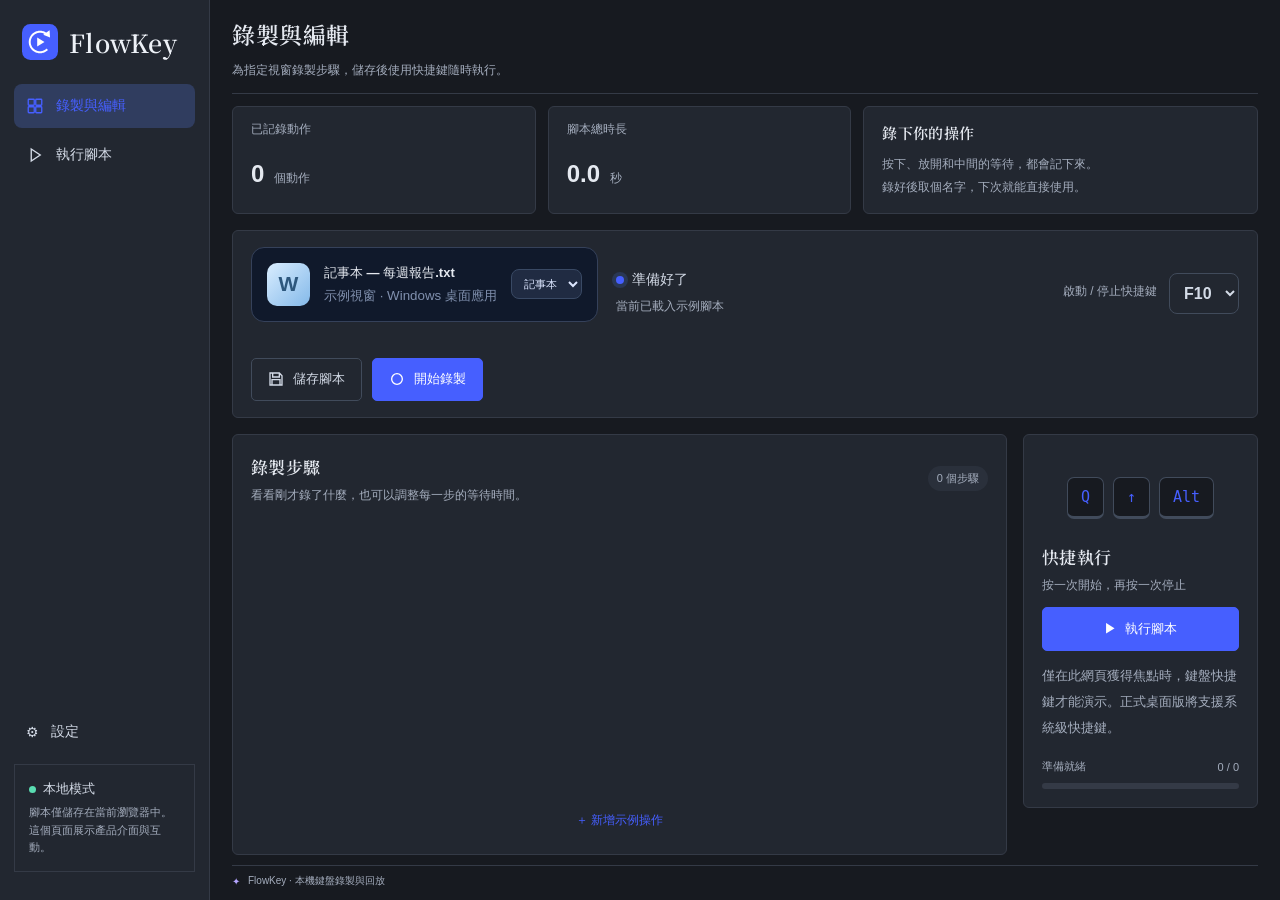
<file: index.html>
<!DOCTYPE html>

<html lang="zh-Hant">
<head>
<meta charset="utf-8"/>
<meta content="width=device-width, initial-scale=1" name="viewport"/>
<title>FlowKey · 鍵盤腳本工作臺</title>
<style>
    :root{font-family:Inter,"Microsoft YaHei","PingFang SC",system-ui,sans-serif;color:#eaf0ff;background:#0b1020;font-synthesis:none}
    [hidden]{display:none!important}
    *{box-sizing:border-box}body{margin:0;min-width:320px}button,select,input{font:inherit}button{cursor:pointer}button:focus-visible,select:focus-visible,input:focus-visible{outline:2px solid #a793ff;outline-offset:3px}
    .app{min-height:100vh;display:grid;grid-template-columns:268px minmax(0,1fr);background:radial-gradient(circle at 78% 3%,#202349 0,transparent 28%),#0b1020}
    .sidebar{border-right:1px solid #232b42;padding:28px 18px;display:flex;flex-direction:column;background:#0d1324}
    .brand{display:flex;gap:11px;align-items:center;padding:0 10px 34px;font-size:21px;font-weight:800;letter-spacing:-.5px}.brand-icon{display:grid;place-items:center;width:34px;height:34px;border-radius:11px;background:linear-gradient(135deg,#a889ff,#5c69f2);box-shadow:0 8px 22px #7268e44d;color:white;font-size:20px}
    .nav-caption{color:#75809a;font-size:11px;font-weight:800;letter-spacing:1.5px;padding:0 12px 12px}.nav{display:flex;flex-direction:column;gap:5px}.nav button{border:0;background:transparent;color:#929eb7;text-align:left;padding:12px 14px;border-radius:11px;display:flex;align-items:center;gap:12px;font-size:14px}.nav button.active{color:#fff;background:#252444;font-weight:700}.nav button:hover{background:#1b2439;color:#fff}.nav svg{width:18px;height:18px;stroke:currentColor;fill:none;stroke-width:1.8}
    .sidebar-settings{margin-top:auto;margin-bottom:10px;padding-top:16px}.sidebar-bottom{margin-top:0;border:1px solid #2a344c;background:#151c30;border-radius:14px;padding:14px;color:#9aa6be;font-size:12px;line-height:1.6}.sidebar-bottom strong{display:block;color:#e7eafa;font-size:13px;margin-bottom:4px}.sidebar-bottom .dot{display:inline-block;width:7px;height:7px;border-radius:50%;background:#59dcb1;margin-right:7px}
    .sidebar-library{margin:25px 0 18px;min-height:0}.library-title{display:flex;align-items:center;justify-content:space-between;padding:0 10px 8px;color:#aeb9d0;font-size:12px;font-weight:800}.library-title button{border:1px solid #3e4869;background:#242d49;color:#d7c9ff;border-radius:8px;padding:3px 8px}.saved-scripts{display:flex;flex-direction:column;gap:5px;max-height:45vh;overflow:auto}.saved-script{width:100%;border:1px solid transparent;background:transparent;color:#a5b2cb;border-radius:10px;text-align:left;padding:10px 11px;cursor:pointer}.saved-script:hover{background:#1b2439;color:#fff}.saved-script.active{border-color:#6258a7;background:#292748;color:#f3efff}.saved-script strong{display:block;overflow:hidden;text-overflow:ellipsis;white-space:nowrap;font-size:12px}.saved-script small{display:block;color:#7888a7;margin-top:4px;font-size:10px}.library-empty{padding:11px;color:#7f8ca7;font-size:11px;line-height:1.5}.library-actions{display:flex;gap:6px;padding:8px 9px}.library-actions button{border:0;background:transparent;color:#a995ff;font-size:11px;cursor:pointer}
    main{max-width:1540px;width:100%;margin:auto;padding:29px 42px 50px}.topbar{display:flex;align-items:center;justify-content:space-between;margin-bottom:39px;color:#8b98b2;font-size:12px}.breadcrumb strong{color:#e9edfc;font-weight:600}.top-actions{display:flex;align-items:center;gap:12px}.demo-badge{border:1px solid #6259b5;color:#c9bcff;background:#2d2854;border-radius:100px;padding:7px 11px;font-size:11px;font-weight:700}.avatar{display:grid;place-items:center;width:30px;height:30px;border-radius:50%;background:#303954;color:#d4dcf4;font-weight:700}
    .title-row{display:flex;align-items:flex-end;justify-content:space-between;gap:22px;margin-bottom:28px}.eyebrow{color:#a995ff;font-size:11px;letter-spacing:2px;font-weight:800;text-transform:uppercase;margin:0 0 9px}h1{font-size:32px;letter-spacing:-1.4px;margin:0 0 7px;line-height:1.2}.subtitle{color:#95a1ba;font-size:14px;margin:0}.title-actions{display:flex;gap:10px;align-items:center}
    .button{height:40px;border:1px solid #364159;border-radius:10px;padding:0 16px;background:#1c263c;color:#e8edff;font-weight:700;font-size:13px;display:inline-flex;align-items:center;justify-content:center;gap:9px;white-space:nowrap;transition:transform .15s,background .15s,border-color .15s}.button:hover{transform:translateY(-1px);border-color:#6d73a5;background:#26324e}.button svg{width:16px;height:16px;stroke:currentColor;fill:none;stroke-width:2}.button.primary{background:linear-gradient(110deg,#8866ec,#645fe5);border-color:#9a85f7;color:#fff;box-shadow:0 10px 28px #6558e443}.button.primary:hover{background:linear-gradient(110deg,#9877fb,#7270f5)}.button.danger{background:#5d3046;border-color:#a5506e;color:#ffdce8}.button:disabled{opacity:.45;cursor:not-allowed;transform:none}
    .content{display:grid;grid-template-columns:minmax(0,1.65fr) minmax(300px,.9fr);gap:20px}.card{background:#151d30;border:1px solid #2a344b;border-radius:18px;box-shadow:0 20px 48px #05091438}.card.pad{padding:22px}.card-header{display:flex;align-items:flex-start;justify-content:space-between;gap:15px;margin-bottom:20px}.card-title{font-size:16px;font-weight:750;margin:0 0 5px}.card-note{font-size:12px;color:#8996af;margin:0}.card-label{font-size:11px;color:#8e9ab2;text-transform:uppercase;letter-spacing:1px;font-weight:750}
    .window-card{display:flex;align-items:center;gap:14px;background:#10192b;border:1px solid #35415a;border-radius:13px;padding:15px;margin-bottom:18px}.window-icon{width:43px;height:43px;border-radius:10px;background:linear-gradient(135deg,#d9edff,#84b9e9);color:#2d577d;display:grid;place-items:center;font-size:21px;font-weight:800}.window-meta{min-width:0;flex:1}.window-meta strong{display:block;font-size:13px;white-space:nowrap;overflow:hidden;text-overflow:ellipsis}.window-meta small{display:block;color:#8090ae;margin-top:5px}.window-card select{max-width:132px;background:#202b42;color:#dce6ff;border:1px solid #394964;border-radius:8px;padding:7px 8px;font-size:11px}
    .status-strip{display:flex;align-items:center;justify-content:space-between;gap:12px;padding:12px 15px;background:#1a2440;border:1px solid #333c6d;border-radius:11px;color:#b6c2dc;font-size:12px}.state-label{display:flex;align-items:center;gap:8px;font-weight:700;color:#e7eaff}.pulse{width:8px;height:8px;background:#a990ff;border-radius:50%;box-shadow:0 0 0 4px #a990ff27}.pulse.recording{background:#ff6b8a;box-shadow:0 0 0 4px #ff6b8a2e;animation:pulse 1.2s infinite}.pulse.running{background:#50dda9;box-shadow:0 0 0 4px #50dda92e;animation:pulse 1.2s infinite}@keyframes pulse{50%{opacity:.45;transform:scale(.8)}}
    .timeline{padding:22px}.timeline-top{display:flex;align-items:center;justify-content:space-between;margin-bottom:17px}.step-count{background:#29334b;color:#aab7d0;border-radius:100px;padding:5px 9px;font-size:11px;font-weight:700}.steps{display:flex;flex-direction:column;max-height:430px;overflow:auto;padding-right:3px}.step{display:grid;grid-template-columns:22px 38px minmax(0,1fr) auto;align-items:center;gap:12px;min-height:65px;position:relative}.step:before{content:"";position:absolute;width:1px;top:45px;bottom:-20px;left:11px;background:#37435d}.step:last-child:before{display:none}.step-number{width:22px;height:22px;border-radius:50%;background:#303b57;color:#adb9d0;font-size:10px;display:grid;place-items:center;z-index:1;border:2px solid #151d30}.step.current .step-number{background:#8a69f0;color:#fff}.step-icon{display:grid;place-items:center;width:36px;height:36px;border-radius:10px;color:#cdbdff;background:#292544;font-size:17px}.step:nth-child(3n) .step-icon{background:#1f3b49;color:#8ee4d2}.step:nth-child(4n) .step-icon{background:#3a2c3b;color:#ffabc1}.step-copy{min-width:0}.step-copy strong{display:block;font-size:12px;font-weight:700;white-space:nowrap;overflow:hidden;text-overflow:ellipsis}.step-copy small{display:block;color:#7988a6;margin-top:4px;font-size:11px}.step-tools{display:flex;align-items:center;gap:7px}.delay{border:1px solid #33415a;background:#1d2940;border-radius:7px;color:#aebbd3;font-size:11px;padding:5px 7px}.step-delete{border:0;color:#8390a9;background:none;font-size:17px;line-height:1;padding:5px}.step-delete:hover{color:#ff829e}
    .muted-link{border:0;background:transparent;color:#a995ff;font-weight:750;font-size:12px;padding:7px}.muted-link:hover{color:#d5c8ff}.empty{padding:32px;text-align:center;color:#8593ae;font-size:12px}
    .right{display:flex;flex-direction:column;gap:20px}.play-panel{background:linear-gradient(145deg,#292453,#1c2441 60%,#19243a);border-color:#4b467d}.hotkey-box{display:flex;align-items:center;gap:12px;background:#121b31;border:1px solid #494276;border-radius:12px;padding:14px;margin:19px 0}.hotkey-symbol{width:38px;height:38px;border-radius:9px;background:#393260;display:grid;place-items:center;color:#c7b5ff;font-size:19px}.hotkey-copy{flex:1}.hotkey-copy small{display:block;color:#919fbc;font-size:11px;margin-bottom:4px}.hotkey-copy strong{font-size:14px}.hotkey-box select{color:#e5dfff;background:#322d59;border:1px solid #62599f;padding:7px 9px;border-radius:8px;font-weight:700}.play-panel .button{width:100%;height:44px}.help{color:#a9b5cf;font-size:11px;line-height:1.55;margin:12px 0 0}
    .progress{display:flex;align-items:center;justify-content:space-between;margin-top:18px;font-size:11px;color:#99a9c7}.track{height:6px;border-radius:10px;background:#333b56;margin-top:9px;overflow:hidden}.track div{height:100%;width:0;background:linear-gradient(90deg,#8d6cf6,#60d8bd);border-radius:10px;transition:width .25s}
    .execution-layout{display:grid;grid-template-columns:minmax(0,1.45fr) minmax(300px,.8fr);gap:20px}.mode-grid{display:grid;grid-template-columns:repeat(3,minmax(0,1fr));gap:11px;margin:22px 0}.mode-choice{display:block;border:1px solid #35415a;border-radius:13px;background:#111a2e;padding:16px;cursor:pointer;min-height:108px}.mode-choice:has(input:checked){border-color:#a28cf9;background:#282548;box-shadow:0 0 0 1px #806aec55}.mode-choice input{accent-color:#a78bff}.mode-choice strong{display:block;margin:9px 0 4px;font-size:13px}.mode-choice small{color:#91a0bc;font-size:11px;line-height:1.4}.execution-fields{display:grid;grid-template-columns:1fr 1fr;gap:14px}.execution-fields label{display:block;color:#b6c3db;font-size:12px}.execution-fields input{display:block;width:100%;margin-top:8px;background:#1d2940;border:1px solid #44526d;color:#eaf0ff;border-radius:9px;padding:10px}.execution-fields input:disabled{opacity:.45}.execution-summary{padding:15px;background:#111a2e;border:1px solid #303d59;border-radius:11px;color:#b4c2dc;font-size:12px;line-height:1.6;margin-top:18px}.execution-script{padding:17px;border-radius:12px;border:1px solid #35415a;background:#10192b}.execution-script strong{display:block;font-size:16px}.execution-script small{display:block;color:#8897b3;margin-top:7px}.execution-window-picker{display:flex;align-items:center;gap:9px;margin-top:13px}.execution-window-picker select{min-width:0;flex:1;background:#202b42;color:#eaf0ff;border:1px solid #44526d;border-radius:9px;padding:9px}.execution-message{margin:13px 0 0;color:#c9d5ec;font-size:12px;line-height:1.5}.cycle-status{margin-top:18px;padding:14px;border-radius:11px;background:#151c32;color:#c9d4eb;font-size:12px}.cycle-status strong{display:block;font-size:16px;margin-top:5px;color:#e9e4ff}.compact-plan{color:#c4b5ff;font-size:12px;margin:12px 0}.execution-hotkey{width:100%;background:#322d59;color:#fff;border:1px solid #62599f;border-radius:9px;padding:9px;margin:14px 0}
    .flow-row{display:flex;align-items:flex-start;gap:11px;padding:10px 0}.flow-num{display:grid;place-items:center;background:#2a344d;border-radius:8px;width:25px;height:25px;flex:none;color:#c7b8ff;font-size:11px;font-weight:800}.flow-row strong{display:block;font-size:12px}.flow-row small{display:block;color:#8492ad;margin-top:3px;font-size:11px}.info{border-top:1px solid #2d3750;padding-top:14px;margin-top:10px;color:#8f9fba;font-size:11px;line-height:1.55}
    .footer-note{display:flex;align-items:center;gap:8px;color:#7989a6;font-size:11px;margin-top:25px}.footer-note span{color:#b5a5ff}.toast{position:fixed;bottom:25px;right:25px;background:#293751;color:#f2f5ff;border:1px solid #62759b;box-shadow:0 16px 35px #0007;border-radius:11px;padding:12px 17px;font-size:12px;z-index:10;opacity:0;transform:translateY(10px);pointer-events:none;transition:.2s}.toast.show{opacity:1;transform:none}
    .execution-layout{align-items:start}.execution-main{display:flex;flex-direction:column;gap:20px}.execution-plan .mode-grid{margin-top:0}.current-action{margin:0 0 15px;padding:14px 16px;border:1px solid #635592;background:#2a254a;border-radius:12px}.current-action strong{display:block;color:#e4d9ff;font-size:13px;line-height:1.55;margin-top:6px;overflow-wrap:anywhere}.execution-steps{max-height:380px}.execution-steps .step{padding:8px 10px;border-radius:10px;border:1px solid transparent;margin-bottom:4px;grid-template-columns:24px 36px minmax(0,1fr) auto}.execution-steps .step:before{display:none}.execution-steps .step.current{background:#332b56;border-color:#9f85ec;box-shadow:inset 3px 0 0 #b39bff}.execution-steps .step.current .step-copy strong{color:#f6eeff}.execution-steps .step-copy small{overflow-wrap:anywhere;white-space:normal;line-height:1.5}.execution-delay,.step-interval{color:#a7b6d0;font-size:10px;white-space:nowrap}.optional-target{margin-top:12px}.optional-target summary{font-size:11px;color:#a995ff;cursor:pointer}.nav button:disabled,.saved-script:disabled{opacity:.5;cursor:not-allowed}.mode-choice:has(input:disabled){opacity:.55;cursor:default}
    .recording-target-config{margin:0 0 16px}.recording-target-config label{display:block;font-size:12px;font-weight:700;color:#ccd6ed;margin-bottom:8px}.recording-target-config input,.recording-name-dialog input{width:100%;background:#10192b;border:1px solid #536183;border-radius:10px;color:#edf2ff;padding:11px 12px}.recording-target-config small{display:block;margin-top:8px;font-size:11px;color:#90a0bd;line-height:1.55}.recording-name-dialog{width:min(440px,calc(100vw - 32px));border:1px solid #7763b3;border-radius:18px;padding:26px;background:#182138;color:#ecf0ff;box-shadow:0 25px 80px #0009}.recording-name-dialog::backdrop{background:#050917b8}.recording-name-dialog h2{margin:0 0 12px;font-size:22px}.recording-name-dialog p{font-size:13px;line-height:1.65;color:#abb9d3}.recording-name-dialog label{display:block;font-size:12px;margin-bottom:8px}.recording-name-dialog .button{width:100%;margin-top:15px}.naming-error{min-height:20px;color:#ffabc1!important;margin-bottom:0!important}.step-tools .step-interval{min-width:85px;text-align:right}
    @media(max-width:1050px){main{padding:25px}.content,.execution-layout{grid-template-columns:1fr}.right{display:grid;grid-template-columns:1fr}.sidebar{width:220px;padding:22px 12px}.app{grid-template-columns:220px minmax(0,1fr)}.brand{padding:0 8px 27px}.nav button{padding:11px 9px}.sidebar-bottom{display:none}.saved-scripts{max-height:35vh}.topbar{margin-bottom:27px}}
    @media(max-width:650px){.app{display:block}.sidebar{width:auto;height:auto;border-right:0;border-bottom:1px solid #232b42;flex-direction:column;align-items:stretch;padding:10px 14px}.brand{padding:0 0 10px;margin-right:16px}.brand span{display:inline}.nav{flex-direction:row}.nav button{padding:10px}.sidebar-library{display:block;margin:8px 0}.saved-scripts{max-height:130px}.topbar{display:none}main{padding:24px 15px}.title-row{display:block}.title-actions{margin-top:18px;flex-wrap:wrap}.right{display:flex}.mode-grid,.execution-fields{grid-template-columns:1fr}.window-card{flex-wrap:wrap}.window-card select{max-width:none;width:100%}h1{font-size:27px}.card.pad,.timeline{padding:18px}.step{grid-template-columns:22px 32px minmax(0,1fr) auto;gap:7px}.step-icon{width:31px;height:31px}.step-copy strong{max-width:140px}}
  </style>
<link href="desktop-ui.css" rel="stylesheet"/><link href="branding.css" rel="stylesheet"/></head>
<body>
<div class="app">
<aside aria-label="主導航" class="sidebar">
<div class="brand"><div class="brand-icon"><img alt="" height="36" src="[data-uri]" width="36"/></div><span>FlowKey</span></div>
<div class="nav-caption">工作空間</div>
<nav class="nav">
<button aria-current="page" class="active" id="nav-editor" type="button"><svg viewbox="0 0 24 24"><rect height="8" rx="1" width="8" x="3" y="3"></rect><rect height="8" rx="1" width="8" x="13" y="3"></rect><rect height="8" rx="1" width="8" x="3" y="13"></rect><rect height="8" rx="1" width="8" x="13" y="13"></rect></svg><span>錄製與編輯</span></button>
<button data-toast="執行設定請在桌面版開啟。" id="nav-execution" type="button"><svg viewbox="0 0 24 24"><path d="m7 4 12 8-12 8V4Z"></path></svg><span>執行腳本</span></button>
</nav>
<nav aria-label="應用設定" class="nav sidebar-settings"><button id="nav-settings" type="button"><span aria-hidden="true">⚙</span><span>設定</span></button></nav>
<div class="sidebar-bottom"><strong><span class="dot"></span>本地模式</strong>腳本僅儲存在當前瀏覽器中。這個頁面展示產品介面與互動。</div>
</aside>
<main>
<div class="topbar"><div class="breadcrumb">工作空間  /  <strong id="workspace-breadcrumb">腳本工作臺</strong></div></div>
<div id="workspace-view"><div class="title-row">
<div><p class="eyebrow">AUTOMATION WORKSPACE</p><h1>錄製與編輯</h1><p class="subtitle" id="recording-subtitle">為指定視窗錄製步驟，儲存後使用快捷鍵隨時執行。</p></div>
</div>
<div aria-label="錄製概覽" class="record-overview"><div class="card metric-card"><span class="metric-label">已記錄動作</span><div><strong id="record-total">0</strong><span class="metric-unit">個動作</span></div></div><div class="card metric-card"><span class="metric-label">腳本總時長</span><div><strong id="record-seconds">0.0</strong><span class="metric-unit">秒</span></div></div><div class="card metric-info"><h2>錄下你的操作</h2><p>按下、放開和中間的等待，都會記下來。<br/>錄好後取個名字，下次就能直接使用。</p></div></div><section aria-labelledby="target-title" class="card pad record-controls">
<div class="card-header"><div><h2 class="card-title" id="target-title">目標視窗</h2><p class="card-note" id="recording-target-note">腳本只會在選定視窗處於前臺時執行</p></div><span class="card-label">01 / 目標</span></div>
<div class="recording-target-config" hidden="" id="recording-target-config"><label for="recording-window-title">要錄製的視窗名稱</label><input aria-describedby="recording-window-hint" autocomplete="off" id="recording-window-title" list="recording-window-options" maxlength="1024" placeholder="輸入或選擇完整視窗名稱" type="text"/><datalist id="recording-window-options"></datalist><small id="recording-window-hint">名稱須與視窗標題完全一致（包括空格和標點）。設定後切到該視窗，按快捷鍵開始或結束錄製。</small></div>
<div class="window-card" id="recording-window-card"><div aria-hidden="true" class="window-icon">W</div><div class="window-meta"><strong id="window-name">記事本 — 每週報告.txt</strong><small>示例視窗 · Windows 桌面應用</small></div><select aria-label="選擇示例視窗" id="window-select"><option value="記事本 — 每週報告.txt">記事本</option><option value="瀏覽器 — 工作臺">瀏覽器</option><option value="Excel — 任務清單.xlsx">Excel</option></select><button class="muted-link" hidden="" id="refresh-windows" type="button">重新整理</button></div>
<div hidden="" id="script-name-row" style="margin-bottom:16px;color:#9ba9c2;font-size:12px"><label for="script-name">腳本名稱</label> <input id="script-name" maxlength="100" style="margin-left:10px;background:#202b42;color:#eaf0ff;border:1px solid #394964;border-radius:8px;padding:6px 9px"/></div>
<p hidden="" id="recording-access-warning" role="alert"></p><div class="status-strip"><div class="state-label"><span class="pulse" id="status-dot"></span><span id="status-text">準備好了</span></div><span id="status-hint">當前已載入示例腳本</span></div>
<div class="hotkey-box"><div class="hotkey-symbol">⌨</div><div class="hotkey-copy"><small>啟動 / 停止快捷鍵</small><strong>自定義快捷鍵</strong></div><select aria-label="選擇執行快捷鍵" id="hotkey-select"><option>F10</option><option>F12</option><option>F8</option><option>F9</option></select></div><div class="title-actions"><button class="button" hidden="" id="new-editor-script" type="button">＋ 新建腳本</button><button class="button" hidden="" id="load-button" type="button">重新載入</button><button class="button" id="save-button" type="button"><svg viewbox="0 0 24 24"><path d="M5 3h12l4 4v14H3V3h2Zm2 0v6h10V3M6 21v-8h12v8"></path></svg>儲存腳本</button><button class="button" hidden="" id="restart-admin" type="button">以管理員模式重新開啟</button><button class="button" hidden="" id="finish-button" type="button">結束錄製</button><button class="button" hidden="" id="pause-button" type="button">暫停錄製</button><button class="button primary" id="record-button" type="button"><svg viewbox="0 0 24 24"><circle cx="12" cy="12" r="8"></circle></svg><span>開始錄製</span></button></div></section><div class="content">
<div>
<section aria-labelledby="steps-title" class="card timeline" style="margin-top:20px">
<div class="timeline-top"><div><h2 class="card-title" id="steps-title">錄製步驟</h2><p class="card-note">看看剛才錄了什麼，也可以調整每一步的等待時間。</p></div><span class="step-count" id="step-count">0 個步驟</span></div>
<div aria-live="polite" class="steps" id="steps"></div>
<button class="muted-link" id="add-step" type="button">＋ 新增示例操作</button><button class="muted-link" hidden="" id="add-text" type="button">＋ 新增文字步驟</button>
</section>
</div>
<div class="right">
<section aria-labelledby="run-title" class="card pad play-panel record-help"><div aria-hidden="true" class="keyboard-art"><kbd>Q</kbd><kbd>↑</kbd><kbd>Alt</kbd></div>
<div class="card-header"><div><h2 class="card-title" id="run-title">快捷執行</h2><p class="card-note" id="recording-shortcut-note">按一次開始，再按一次停止</p></div><span class="card-label">02 / 快捷鍵</span></div>
<p class="compact-plan" hidden="" id="plan-summary">單次執行</p><button class="button primary" id="run-button" type="button">▶  執行腳本</button><button class="muted-link" hidden="" id="open-execution" type="button">調整執行方式與間隔 →</button><p class="help">僅在此網頁獲得焦點時，鍵盤快捷鍵才能演示。正式桌面版將支援系統級快捷鍵。</p>
<div id="recording-progress"><div class="progress"><span id="progress-label">準備就緒</span><span id="progress-fraction">0 / 0</span></div><div class="track"><div id="progress-fill"></div></div></div>
</section>
</div>
</div></div>
<div hidden="" id="execution-view">
<div class="title-row"><div><p class="eyebrow">RUN WORKSPACE</p><h1>執行腳本</h1><p class="subtitle">選好腳本就能開始，正在執行的步驟會標示在下方。</p></div><div class="title-actions"></div></div>
<div class="execution-layout"><div class="sidebar-library" hidden="" id="sidebar-library"><div class="library-title"><span>已儲存腳本</span><span id="library-count">0</span></div><div class="saved-scripts" id="saved-scripts"></div><div class="library-actions"><button id="delete-script" type="button">刪除當前腳本</button></div></div>
<div class="execution-main">
<section aria-labelledby="execution-steps-title" class="card timeline">
<div class="timeline-top"><div><h2 class="card-title" id="execution-steps-title">執行步驟</h2><p class="card-note" id="execution-script-name">請選擇已儲存的腳本</p></div><span class="step-count" id="execution-step-count">0 個步驟</span></div>
<div aria-live="polite" class="current-action" role="status"><span class="card-label">當前動作</span><strong id="execution-current-action">等待選擇腳本</strong></div>
<div aria-label="腳本執行步驟" class="steps execution-steps" id="execution-steps"></div>
</section>
<section aria-label="執行進度" class="card pad execution-progress-card"><div class="cycle-status"><span>當前輪次</span><strong id="cycle-number">—</strong></div><div class="progress"><span id="execution-progress-label">準備就緒</span><span id="execution-progress-fraction">0 / 0</span></div><div class="track"><div id="execution-progress-fill"></div></div></section></div>
<div class="execution-controls card"><section aria-labelledby="execution-title" class="card pad execution-plan"><div class="card-header"><div><h2 class="card-title" id="execution-title">執行方式</h2><p class="card-note">改好就會儲存，不用再按確認。</p></div><span class="card-label">執行設定</span></div>
<div aria-label="執行方式" class="mode-grid" role="radiogroup">
<label class="mode-choice"><input checked="" id="mode-once" name="execution-mode" type="radio" value="Once"/><strong>只執行一次</strong><small>從第一步到最後一步，完成後停止。</small></label>
<label class="mode-choice"><input id="mode-count" name="execution-mode" type="radio" value="Count"/><strong>指定次數</strong><small>按設定次數執行，每輪從頭開始。</small></label>
<label class="mode-choice"><input id="mode-continuous" name="execution-mode" type="radio" value="Continuous"/><strong>持續執行</strong><small>重複執行，直到再次按快捷鍵停止。</small></label>
</div>
<div class="execution-fields"><label for="repeat-count">執行次數<input id="repeat-count" max="10000" min="1" type="number" value="1"/></label><label for="repeat-interval">輪次間隔（毫秒）<input id="repeat-interval" max="60000" min="100" step="100" type="number" value="1000"/></label></div>
<div class="execution-summary" id="execution-description">腳本將執行一次。</div>
</section><section aria-labelledby="execution-shortcut-title" class="card pad play-panel"><div class="card-header"><div><h2 class="card-title" id="execution-shortcut-title">快捷鍵與進度</h2><p class="card-note">按一次啟動，再按一次停止</p></div><span class="card-label">02 / 控制</span></div>
<label class="card-label" for="execution-hotkey">當前腳本快捷鍵</label><select aria-label="執行快捷鍵" class="execution-hotkey" id="execution-hotkey"><option>F10</option><option>F8</option><option>F9</option><option>F11</option></select>
<div class="execution-script"><small id="execution-target">在目標視窗按快捷鍵，即可確認視窗並執行</small><details class="optional-target" id="execution-optional-target"><summary>手動指定目標視窗（可選）</summary><div class="execution-window-picker"><select aria-label="選擇執行目標視窗" id="execution-window-select"><option value="">自動使用快捷鍵所在視窗</option></select><button class="muted-link" id="execution-refresh-windows" type="button">重新整理</button></div></details><p aria-live="polite" class="execution-message" id="execution-message" role="status"></p></div><button class="button primary" id="execution-start" type="button">▶ 開始執行</button>
<p class="help" id="execution-help">在目標視窗按快捷鍵開始，再按一次停止。</p>

</section></div></div>
</div>
<section aria-labelledby="settings-title" hidden="" id="settings-view">
<div class="title-row"><div><p class="eyebrow">PREFERENCES</p><h1 id="settings-title">設定</h1><p class="subtitle">調整執行時的視窗切換與結束提示。這裡的設定會套用到所有腳本。</p></div></div>
<div class="settings-grid"><section aria-labelledby="flow-title" class="card pad">
<div class="card-header"><div><h2 class="card-title" id="flow-title">執行時的視窗切換</h2><p class="card-note">開始前要切去哪裡，結束後要不要回來，都可以在這裡設定。</p></div></div>
<h3 class="card-title">開始執行時</h3>
<div aria-label="開始執行時" class="mode-grid" role="radiogroup" style="grid-template-columns:repeat(2,minmax(0,1fr))">
<label class="mode-choice"><input checked="" id="flow-manual" name="flow-start" type="radio"/><strong>我來切換視窗</strong><small>按開始執行後等待，切到目標視窗才執行。</small></label>
<label class="mode-choice"><input id="flow-auto" name="flow-start" type="radio"/><strong>自動切到指定視窗</strong><small>按開始執行，FlowKey 幫你切換並執行。</small></label>
</div>
<div class="execution-script" hidden="" id="flow-target-panel"><label for="flow-target">指定視窗</label><div class="execution-window-picker"><select id="flow-target"><option value="">請選擇已開啟的視窗</option></select><button class="muted-link" id="flow-refresh" type="button">重新整理視窗</button></div><p class="card-note" id="flow-target-note">請先開啟要操作的程式。</p></div>
<h3 class="card-title" style="margin-top:26px">執行結束或停止後</h3>
<div aria-label="執行結束後" class="mode-grid" role="radiogroup" style="grid-template-columns:repeat(2,minmax(0,1fr))">
<label class="mode-choice"><input id="flow-return" name="flow-end" type="radio"/><strong>回到 FlowKey</strong><small>檢視執行結果，方便繼續操作。</small></label>
<label class="mode-choice"><input checked="" id="flow-stay" name="flow-end" type="radio"/><strong>保持當前視窗</strong><small>結束後不切換，繼續使用目標程式。</small></label>
</div>
<section aria-labelledby="completion-title" class="completion-settings">
<h2 class="card-title" id="completion-title">執行結果提示</h2>
<p class="card-note">整段腳本完成後提示一次；手動停止、執行中斷或失敗會顯示不同文字。</p>
<label class="completion-choice completion-master"><input checked="" id="completion-enabled" type="checkbox"/><span><strong>開啟執行結果提示</strong><small>關閉後，腳本結束時不顯示提示或播放聲音。</small></span></label>
<div class="completion-options" id="completion-options">
<label class="completion-choice"><input checked="" id="completion-banner" type="checkbox"/><span><strong>螢幕角落顯示提示</strong><small>不切換目前視窗，短暫顯示結果。</small></span></label>
<label class="completion-choice"><input checked="" id="completion-sound" type="checkbox"/><span><strong>播放提示音</strong><small>完成時播放聲音；失敗時使用不同聲音。</small></span></label>
<button class="muted-link completion-preview" id="completion-preview-sound" type="button">試聽提示音</button>
<label class="completion-choice"><input id="completion-dialog" type="checkbox"/><span><strong>完成時顯示對話框</strong><small>需要按「知道了」才會關閉，並會切換焦點。</small></span></label>
<label class="completion-choice"><input id="completion-border" type="checkbox"/><span><strong>螢幕邊框亮起</strong><small>在目標螢幕邊緣短暫顯示醒目邊框。</small></span></label>
<label class="completion-duration" for="completion-duration">提示顯示時間<select id="completion-duration"><option value="2">2 秒</option><option value="4" selected="">4 秒</option><option value="6">6 秒</option><option value="10">10 秒</option></select></label>
</div>
</section>
</section><aside class="card pad settings-summary"><h2>執行時會這樣進行</h2><div class="execution-summary" style="margin-top:24px"><strong>執行時會這樣進行</strong><p aria-live="polite" id="flow-preview"></p></div><p class="card-note" id="flow-save-status" role="status"></p><p class="card-note">選擇持續執行時，按停止後才會切換視窗。如果找不到目標視窗或切換失敗，腳本就不會開始。</p></aside></div></section>
<div class="footer-note"><span>✦</span> FlowKey · 本機鍵盤錄製與回放</div>
</main>
</div>
<dialog aria-describedby="recording-name-description" aria-labelledby="recording-name-title" class="recording-name-dialog" id="recording-name-dialog"><h2 id="recording-name-title">錄好了，取個名字吧</h2><p id="recording-name-description">取個容易認得的名字。儲存後，你可以在「執行腳本」裡找到它。</p><label for="recording-name-input">腳本名稱</label><input aria-describedby="recording-name-error" autocomplete="off" id="recording-name-input" maxlength="100" placeholder="例如：每日報表填寫" type="text"/><p class="naming-error" id="recording-name-error" role="alert"></p><button class="button primary" id="recording-name-confirm" type="button">儲存腳本</button><button class="muted-link" id="recording-name-discard" type="button">不儲存這次錄製</button></dialog>
<div aria-live="polite" class="toast" id="toast" role="status"></div>
<script src="desktop.js"></script>
</body>
</html>
</file>
<file: desktop-ui.css>
:root{color:#e5e9f0;background:#171a20;--accent:#465fff;--line:#343a46;--muted:#a4adbd}
.app{background:#171a20;grid-template-columns:240px minmax(0,1fr)}.sidebar{background:#222730;border-right:1px solid var(--line);padding:30px 20px;height:100vh;position:sticky;top:0;width:auto}
.brand{color:#edf1f7;padding:0 8px 36px}.nav-caption{color:#929dae;font-weight:500;letter-spacing:1px}.nav button{color:#d4dbe7;border-radius:8px;padding:13px 12px;font-weight:500}.nav button.active{background:#303d5f;color:var(--accent);font-weight:600}.nav button:hover{background:#2a303b;color:var(--accent)}.sidebar-bottom{background:#171a20;border-color:var(--line);color:var(--muted);font-size:11px}.sidebar-bottom strong{color:#d4dbe7}
main{margin:0 auto;max-width:none;padding:0 28px 28px;min-width:0}.topbar{background:white;margin:0 -28px 28px;padding:0 28px;height:80px;border-bottom:1px solid var(--line);color:var(--muted)}.breadcrumb strong{color:#d4dbe7}.demo-badge{background:#171a20;border-color:var(--line);color:#a4adbd;font-weight:500}.avatar{display:none}.eyebrow{display:none}.title-row{margin-bottom:24px;align-items:center}h1{font-size:27px;letter-spacing:0}.subtitle{color:var(--muted);font-size:13px;line-height:1.8}
.card{background:#222730;border:1px solid var(--line);border-radius:16px;box-shadow:0 1px 2px #10182803}.card.pad,.timeline{padding:24px}.card-title{font-size:17px;color:#e5e9f0}.card-note,.card-label{color:var(--muted);line-height:1.7;font-weight:400}.card-label{letter-spacing:0}.button{height:43px;border-radius:8px;background:#222730;border-color:#414b5b;color:#d4dbe7;box-shadow:0 1px 2px #1018280d;font-weight:500}.button:hover{background:#171a20;border-color:#929dae;transform:none}.button.primary{background:var(--accent);border-color:var(--accent);color:#222730;box-shadow:none}.button.primary:hover{background:#a7b9ff}.button.danger{background:#b42318;color:#222730;border-color:#b42318}.muted-link{color:var(--accent)}
.record-overview{display:grid;grid-template-columns:1fr 1fr 1.3fr;gap:22px;margin-bottom:24px}.metric-card{padding:22px 24px;display:grid;gap:12px}.metric-label{font-size:12px;color:var(--muted)}.metric-card strong{font-size:30px;font-weight:600;color:#e5e9f0}.metric-unit{font-size:12px;color:var(--muted);margin-left:10px}.metric-info{padding:22px 24px}.metric-info p{font-size:12px;line-height:1.9;color:var(--muted);margin:8px 0 0}.metric-info h2{margin:0;font-size:17px}
.record-controls{display:flex;align-items:center;gap:18px;margin-bottom:24px;padding:20px 24px!important;flex-wrap:wrap}.record-controls>.card-header{display:none}.status-strip{background:transparent;border:0;padding:0;flex:1;min-width:180px;display:block;color:var(--muted)}.state-label{color:#d4dbe7;margin-bottom:8px;font-size:14px}.status-strip #status-hint{font-size:12px;line-height:1.6;display:block}.pulse{background:var(--accent);box-shadow:0 0 0 4px #293754}.record-controls .title-actions{margin:0}.record-controls .hotkey-box{margin:0;padding:0;border:0;background:none;gap:12px;width:auto}.record-controls .hotkey-symbol,.record-controls .hotkey-copy strong{display:none}.record-controls .hotkey-copy small{font-size:12px;color:var(--muted)}.hotkey-box select{background:#222730;border:1px solid #414b5b;border-radius:8px;color:#d4dbe7;padding:10px}.record-controls #recording-access-warning{flex-basis:100%;color:#f1bc74!important}
.content{grid-template-columns:minmax(0,1fr) 280px;align-items:start;gap:24px}.content .timeline{margin-top:0!important}.record-help .hotkey-box{display:none}.record-help .help{font-size:13px;color:var(--muted);line-height:2}.record-help .card-header{margin-bottom:12px}.record-help .card-label{display:none}.keyboard-art{display:flex;justify-content:center;gap:9px;padding:24px 0}.keyboard-art kbd{padding:10px 13px;border:1px solid #414b5b;border-bottom-width:3px;border-radius:7px;color:var(--accent);font:15px Consolas,monospace;background:#171a20}
.step-count{background:#2a303b;color:#a4adbd;font-weight:500}.steps{max-height:440px;padding:0}.step,.execution-steps .step{grid-template-columns:30px 36px minmax(0,1fr) auto;min-height:68px;border:0;border-bottom:1px solid #2a303b;border-radius:0;padding:10px 4px;margin:0;gap:12px}.step:before{display:none}.step-number{background:transparent;color:#929dae;border:0;font:11px Consolas,monospace}.step-icon{background:#171a20;border:1px solid #343a46;border-radius:8px;color:#a4adbd}.step-copy strong{font-weight:500;font-size:13px;color:#d4dbe7}.step-copy small{color:#a4adbd;line-height:1.7}.step-tools{gap:8px}.step-tools .step-interval,.execution-delay{color:#a4adbd;font-size:11px}.step-tools:has(input:not([hidden])) .step-interval{display:none}.step-tools input{color:#d4dbe7;border:1px solid #414b5b;background:#222730;border-radius:7px;padding:7px}.step-delete{color:#a4adbd;background:transparent}.execution-steps .step.current{background:#293754;border-color:#50628b;box-shadow:inset 3px 0 #465fff}.execution-steps .step.current .step-copy strong{color:#a7b9ff}.step.current .step-number{color:#465fff;background:#293754}.empty{color:#a4adbd;background:#171a20;border-color:#343a46;line-height:1.9}
.execution-layout{display:grid;grid-template-columns:205px minmax(280px,1fr) 292px;gap:22px;align-items:start}.execution-main{min-width:0}.sidebar-library{margin:0;padding:20px 12px;background:#222730;border:1px solid var(--line);border-radius:16px;align-self:stretch}.library-title{color:#d4dbe7;font-size:13px;font-weight:600;padding:4px 8px 18px}.saved-script{color:#d4dbe7;padding:16px 12px}.saved-script.active{background:#293754;border-color:#50628b;color:var(--accent)}.saved-script:hover{background:#171a20;color:#d4dbe7}.saved-script small{color:#a4adbd;font-size:11px;line-height:1.7}.saved-script strong{font-size:13px;white-space:normal;overflow-wrap:anywhere}.saved-scripts{max-height:560px}.library-actions{border-top:1px solid var(--line);margin-top:20px;padding-top:16px}.library-actions button{color:#a4adbd}.library-empty{color:#a4adbd}.execution-controls{display:flex;flex-direction:column;gap:20px;min-width:0}.execution-controls .button{width:100%;margin-top:20px}.execution-controls .card-label{display:none}.execution-plan .mode-grid{gap:5px;background:#2a303b;padding:4px;border-radius:8px;grid-template-columns:repeat(3,1fr)}.execution-plan .mode-choice{padding:10px 3px;min-height:0;border:0;background:none;text-align:center;border-radius:5px}.execution-plan .mode-choice strong{font-size:11px;margin:0}.execution-plan .mode-choice small{display:none}.execution-plan .mode-choice input{position:absolute;opacity:0;width:1px;height:1px}.execution-plan .mode-choice:focus-within{outline:2px solid var(--accent)}.execution-plan .mode-choice:has(input:checked){background:#222730;box-shadow:0 1px 3px #10182814}.mode-choice strong{color:#d4dbe7}.execution-fields{grid-template-columns:1fr;gap:12px}.execution-fields label{display:flex;justify-content:space-between;align-items:center;color:#a4adbd;font-size:12px}.execution-fields input{width:90px;margin:0;background:#222730;color:#d4dbe7;border-color:#414b5b}.execution-summary{background:#171a20;color:#a4adbd;border-color:var(--line);font-size:12px}.execution-script{background:#171a20;border-color:var(--line)}.execution-script small,.execution-message,.help{color:#a4adbd;line-height:1.8}.execution-hotkey,.execution-window-picker select{background:#222730;border:1px solid #414b5b;color:#d4dbe7}.optional-target summary{color:var(--accent)}.cycle-status{background:#171a20;color:#a4adbd;border:1px solid var(--line)}.cycle-status strong{color:#d4dbe7}.progress{color:#a4adbd}.track{background:#343a46}.track>div{background:var(--accent)}.current-action{background:#293754;border-color:#455b83;border-radius:10px}.current-action strong{color:#a7b9ff}
.settings-grid{display:grid;grid-template-columns:minmax(0,1fr) 300px;gap:24px}.settings-summary{align-self:start}.settings-summary h2{font-size:18px;margin:0 0 14px}.settings-summary #flow-preview{font-size:13px;line-height:2.2;color:#d4dbe7}.settings-summary .card-note{margin-top:20px}.settings-summary .execution-summary{border:0;background:none;padding:0;margin:0!important}.settings-summary .execution-summary>strong{display:none}.settings-grid>.card{padding:28px}.settings-grid .mode-grid{gap:14px;margin:18px 0 24px}.mode-choice{background:#222730;border:1px solid #343a46;border-radius:10px;padding:20px;min-height:100px}.mode-choice:has(input:checked){background:#293754;border-color:#829cff;box-shadow:none}.mode-choice input{accent-color:var(--accent)}.mode-choice small{color:#a4adbd;line-height:1.8}.settings-grid #flow-target-panel{margin-bottom:24px}.settings-grid #flow-save-status{color:#80d4af}.footer-note{color:#929dae}.toast{background:#e5e9f0;color:white;border:0}.recording-name-dialog{background:#222730;border:1px solid #343a46;color:#e5e9f0;box-shadow:0 24px 70px #10182833}.recording-name-dialog::backdrop{background:#10182866}.recording-name-dialog p{color:#a4adbd}.recording-name-dialog input{background:#222730;color:#d4dbe7;border-color:#414b5b}.naming-error{color:#b42318!important}
@media(max-width:1350px){.app{grid-template-columns:210px minmax(0,1fr)}.sidebar{padding:28px 14px}.execution-layout{grid-template-columns:180px minmax(0,1fr)}.execution-controls{grid-column:1/-1;display:grid;grid-template-columns:1fr 1fr}.settings-grid{grid-template-columns:1fr}.settings-summary{display:block}.content{grid-template-columns:minmax(0,1fr) 235px}.metric-info h2{font-size:15px}}
@media(max-width:1050px){main{padding:0 22px 24px}.topbar{margin:0 -22px 24px;padding:0 22px}.content{grid-template-columns:1fr}.record-help{display:none}.record-overview{grid-template-columns:1fr 1fr}.metric-info{display:none}.sidebar-bottom{display:block}.record-controls .title-actions{margin-left:auto}}
@media(max-width:650px){.app{display:block}.sidebar{position:static;height:auto;padding:16px;border-bottom:1px solid var(--line)}.sidebar-settings{margin:0;padding:0}.sidebar-bottom,.nav-caption{display:none}.sidebar .nav{display:flex;flex-direction:row}.brand{padding:0 0 16px}.topbar{display:flex;height:60px;margin-bottom:20px}main{padding:0 16px 24px}.topbar{margin-left:-16px;margin-right:-16px;padding:0 16px}.record-overview{gap:12px}.metric-card{padding:18px}.record-controls{padding:18px!important}.content,.execution-layout,.execution-controls,.settings-grid{grid-template-columns:1fr}.execution-controls{grid-column:auto}.sidebar-library{display:block}.saved-scripts{max-height:180px}.settings-grid .mode-grid{grid-template-columns:1fr!important}.step,.execution-steps .step{grid-template-columns:24px minmax(0,1fr) auto;gap:8px}.step-icon{display:none}.step-copy strong{max-width:none}.card.pad,.timeline{padding:18px}.title-row{display:block}.record-controls .title-actions{margin:0}.settings-grid>.card{padding:20px}}

.step:nth-child(3n) .step-icon,.step:nth-child(4n) .step-icon{background:#171a20;color:#a4adbd}
.execution-controls{gap:0;overflow:hidden}.execution-controls>.card{border:0;border-radius:0;box-shadow:none;padding:20px}.execution-controls>.play-panel{border-top:1px solid var(--line)}.execution-controls .card-header{margin-bottom:12px}.execution-controls .execution-summary{padding:10px;margin-top:12px;font-size:11px}.execution-controls .execution-hotkey{margin:0 0 14px}.execution-controls .help{font-size:11px}.execution-controls .execution-message{margin-top:8px;font-size:11px}.execution-progress-card .cycle-status{background:none;border:0;padding:0;margin:0}.execution-progress-card .cycle-status strong{display:inline;margin-left:10px;font-size:14px}.execution-controls .mode-grid{margin-bottom:16px}.execution-controls .card-title{font-size:16px}
@media(min-width:1101px) and (max-width:1350px){.execution-layout{grid-template-columns:160px minmax(230px,1fr) 265px;gap:16px}.execution-controls{grid-column:auto;display:flex;flex-direction:column}.execution-layout .timeline{padding:18px}.execution-steps .step{grid-template-columns:24px minmax(0,1fr) auto;gap:8px}.execution-steps .step-icon{display:none}}

/* Compact desktop workspace: charcoal surfaces, tool panels and a quiet status bar. */
:root{color-scheme:dark}body{background:#171a20}.app{min-height:100vh}.topbar{display:none!important}
main{padding-top:24px}.sidebar{padding-top:24px}.brand{padding-bottom:24px}.nav-caption{display:none}
.card,.sidebar-library,.recording-name-dialog{border-radius:6px;box-shadow:none}.button,.mode-choice,.saved-script{border-radius:5px;box-shadow:none}
.title-row{padding-bottom:16px;margin-bottom:18px;border-bottom:1px solid var(--line)}h1{font-size:23px}.subtitle{font-size:12px}
.record-overview{gap:12px;margin-bottom:16px}.metric-card,.metric-info{padding:14px 18px}.metric-card strong{font-size:24px}
.record-controls{padding:16px 18px!important;margin-bottom:16px}.card.pad,.timeline{padding:18px}.content,.execution-layout,.settings-grid{gap:16px}
.button.primary,.button.danger{color:#fff}.button.primary:hover{background:#586ce5;border-color:#586ce5}.toast{background:#303846;color:#edf1f7;border:1px solid #4a5669}
.step-copy small,.footer-note{color:#a4adbd}.footer-note{border-top:1px solid var(--line);padding-top:12px}.sidebar-bottom{background:transparent;border-radius:0}
.recording-name-dialog::backdrop{background:#0009}.naming-error{color:#ff9f96!important}input,select,button{color-scheme:dark}
@media(max-width:650px){main{padding-top:20px}}

/* The window is a fixed workspace; each tool owns its scroll area. */
html,body{height:100%;overflow:hidden}.app{height:100dvh;min-height:0;overflow:hidden}
main{height:100%;min-height:0;display:flex;flex-direction:column;overflow:hidden;padding:18px 22px 12px}
.sidebar{height:100%;min-height:0;overflow:auto}.footer-note{flex:none;margin-top:10px;padding-top:8px;font-size:10px}
#workspace-view,#execution-view,#settings-view{flex:1;min-height:0;display:flex;flex-direction:column;overflow:hidden}
.title-row,.record-overview,.record-controls,.timeline-top,.current-action{flex:none}.title-row{margin-bottom:12px;padding-bottom:12px}.title-row .subtitle{margin-top:5px}
.content,.execution-layout,.settings-grid{flex:1;min-height:0;overflow:hidden;align-items:stretch}
.content>div:first-child,.execution-main{min-height:0;display:flex;flex-direction:column;overflow:hidden}
.timeline{min-height:0;flex:1;display:flex;flex-direction:column;overflow:hidden}.steps,.execution-steps{min-height:0;max-height:none;flex:1;overflow-y:auto;overscroll-behavior:contain;scrollbar-gutter:stable}
.content .right{min-height:0;overflow:auto}.execution-main{gap:12px}.execution-progress-card{flex:none}
.sidebar-library{min-height:0;display:flex;flex-direction:column;overflow:hidden}.saved-scripts{flex:1;min-height:0;max-height:none;overflow:auto;overscroll-behavior:contain}.library-title,.library-actions{flex:none}
.execution-controls{min-height:0;overflow-y:auto;overscroll-behavior:contain;display:flex;flex-direction:column;grid-column:auto}.execution-controls>.card{flex:none}
.settings-grid{grid-template-columns:minmax(0,1fr) 260px}.settings-grid>.card{min-height:0;max-height:100%;overflow-y:auto;overscroll-behavior:contain}.settings-summary{align-self:stretch}
.execution-layout{grid-template-columns:160px minmax(0,1fr) 260px;gap:12px}
*{scrollbar-width:thin;scrollbar-color:#535f72 #222730}
@media(max-width:1100px){.execution-layout{grid-template-columns:135px minmax(0,1fr) 220px}.execution-controls>.card{padding:14px}.execution-layout .timeline{padding:12px}.execution-steps .step{grid-template-columns:22px minmax(0,1fr) auto;gap:6px}.execution-steps .step-icon{display:none}.settings-grid{grid-template-columns:minmax(0,1fr) 210px}.settings-grid>.card{padding:16px}.settings-grid .mode-choice{padding:12px}.app{grid-template-columns:175px minmax(0,1fr)}}
@media(max-height:720px){.record-overview{gap:10px;margin-bottom:10px}.metric-card{padding:10px 14px;gap:4px}.metric-card strong{font-size:20px}.metric-info{padding:10px 14px}.metric-info p{margin:4px 0 0}.record-controls{margin-bottom:10px;padding:12px 16px!important}.title-row .subtitle{display:none}.timeline-top{margin-bottom:10px}.current-action{padding:10px;margin-bottom:8px}.settings-grid .mode-grid{margin:12px 0}.settings-grid .mode-choice{min-height:80px}}

.steps>.step{flex:none}

.recording-name-dialog{padding:24px;border-color:#535f72;max-height:calc(100dvh - 32px);overflow-y:auto}.recording-name-dialog h2{font-size:20px}.recording-name-dialog p{color:#b8c1d0;line-height:1.85}.recording-name-dialog .muted-link{display:block;margin:16px auto 0;color:#b8c1d0}.recording-name-dialog .button{margin-top:18px}
.completion-settings{border-top:1px solid #414b5b;margin-top:28px;padding-top:26px}.completion-settings .card-note{margin:8px 0 18px}.completion-options{padding-left:16px}.completion-choice{display:flex;align-items:flex-start;gap:12px;padding:10px 0;color:#d4dbe7;cursor:pointer}.completion-choice input{accent-color:#829cff;margin-top:4px;flex:none}.completion-choice strong,.completion-choice small{display:block}.completion-choice strong{font-size:13px;font-weight:600}.completion-choice small{margin-top:4px;color:#a4adbd;font-size:11px;line-height:1.6}.completion-options:has(input:disabled){opacity:.55}.completion-preview{display:block;margin:0 0 4px 27px}.completion-duration{display:flex;align-items:center;justify-content:space-between;gap:12px;margin:14px 0 0;color:#d4dbe7;font-size:13px}.completion-duration select{background:#222730;border:1px solid #414b5b;color:#d4dbe7;border-radius:5px;padding:7px 10px}
</file>
<file: branding.css>
@font-face{font-family:"FlowKey Serif";src:url("assets/NotoSerifTC.ttf") format("truetype");font-weight:200 900;font-display:swap}
:root{font-family:"Microsoft JhengHei UI","Microsoft JhengHei","Segoe UI",sans-serif;font-synthesis:none}
h1,h2,.card-title,.brand{font-family:"FlowKey Serif","Noto Serif TC","PMingLiU",serif;font-weight:600;letter-spacing:.025em}
h1{line-height:1.5!important}h2,.card-title{line-height:1.6}
.brand{font-size:25px!important;letter-spacing:.01em!important}
.brand .brand-icon,.brand .brand-mark{width:36px;height:36px;display:block;border:0;padding:0;background:none;box-shadow:none;border-radius:0;flex:none}
.brand img{display:block;width:36px;height:36px}
button,input,select{font-family:"Microsoft JhengHei UI","Microsoft JhengHei","Segoe UI",sans-serif}
button:focus-visible,input:focus-visible,select:focus-visible{outline:2px solid #465fff;outline-offset:3px}
</file>
